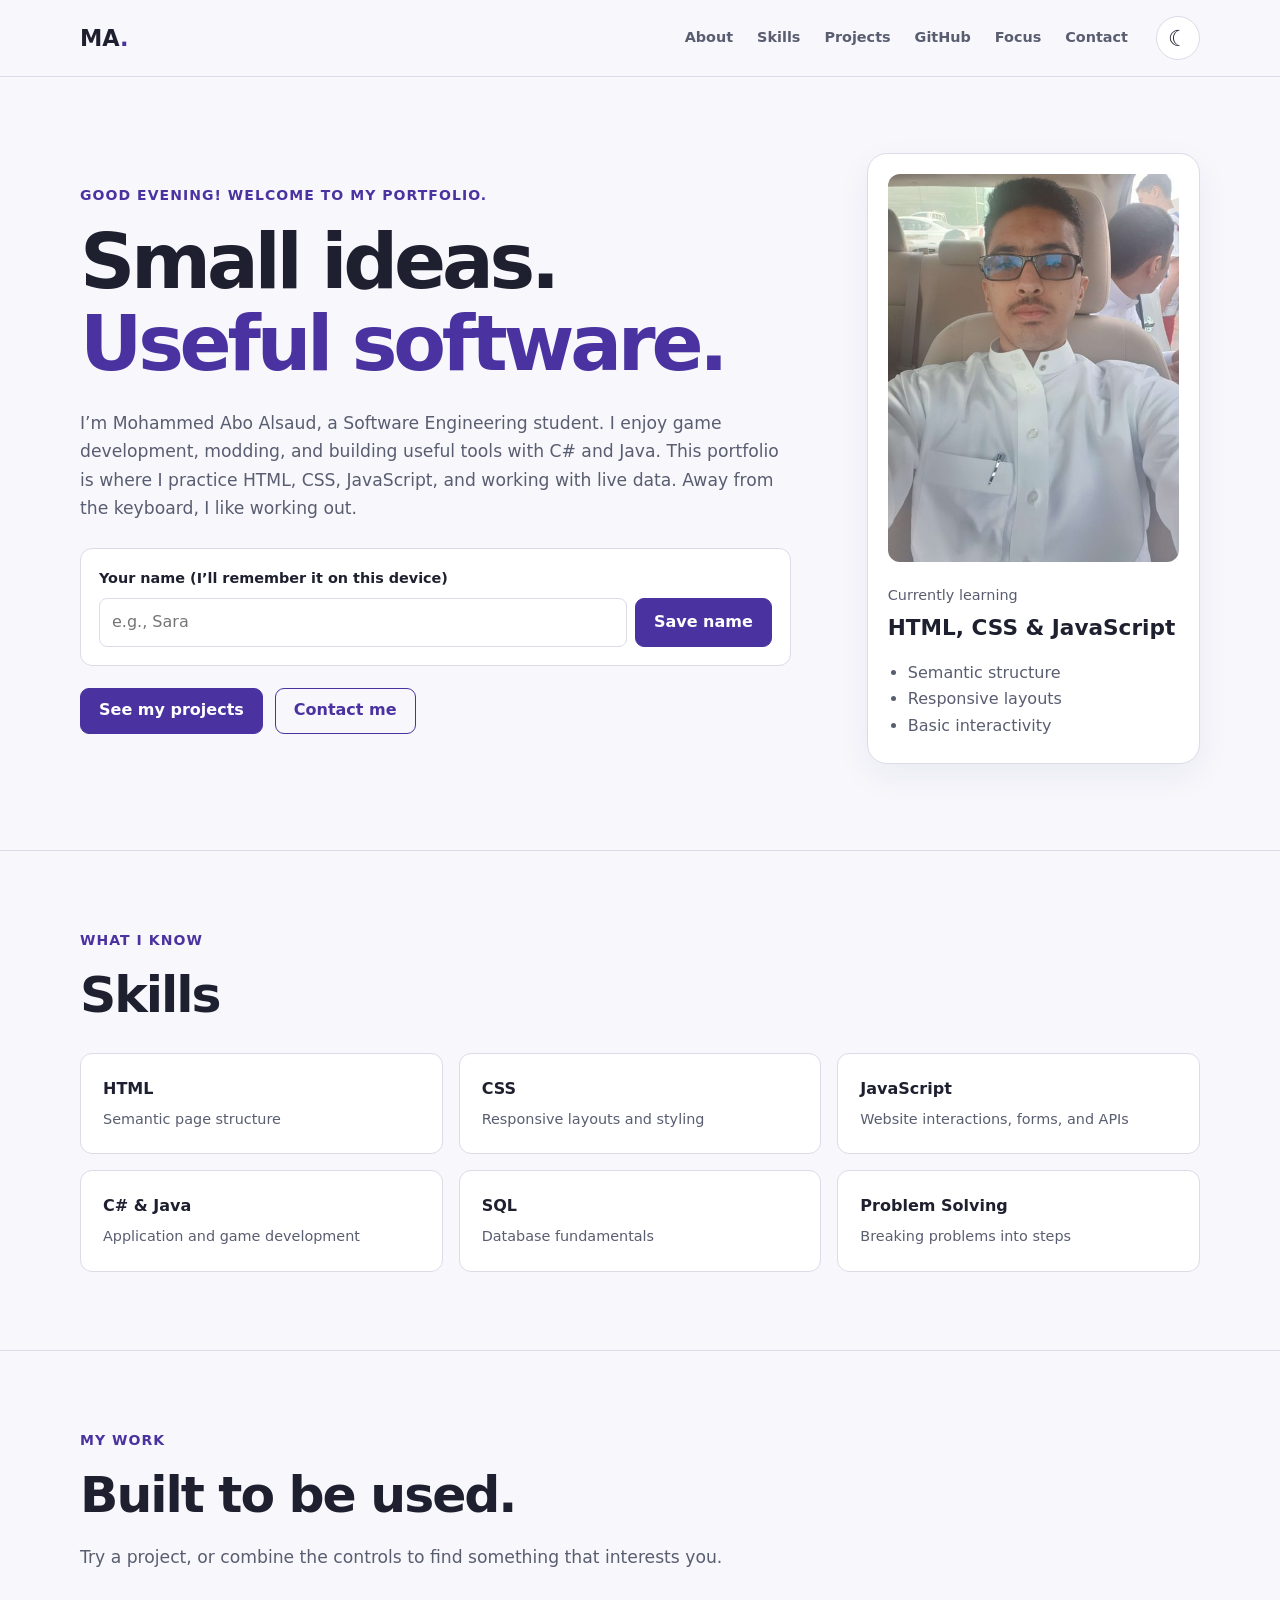
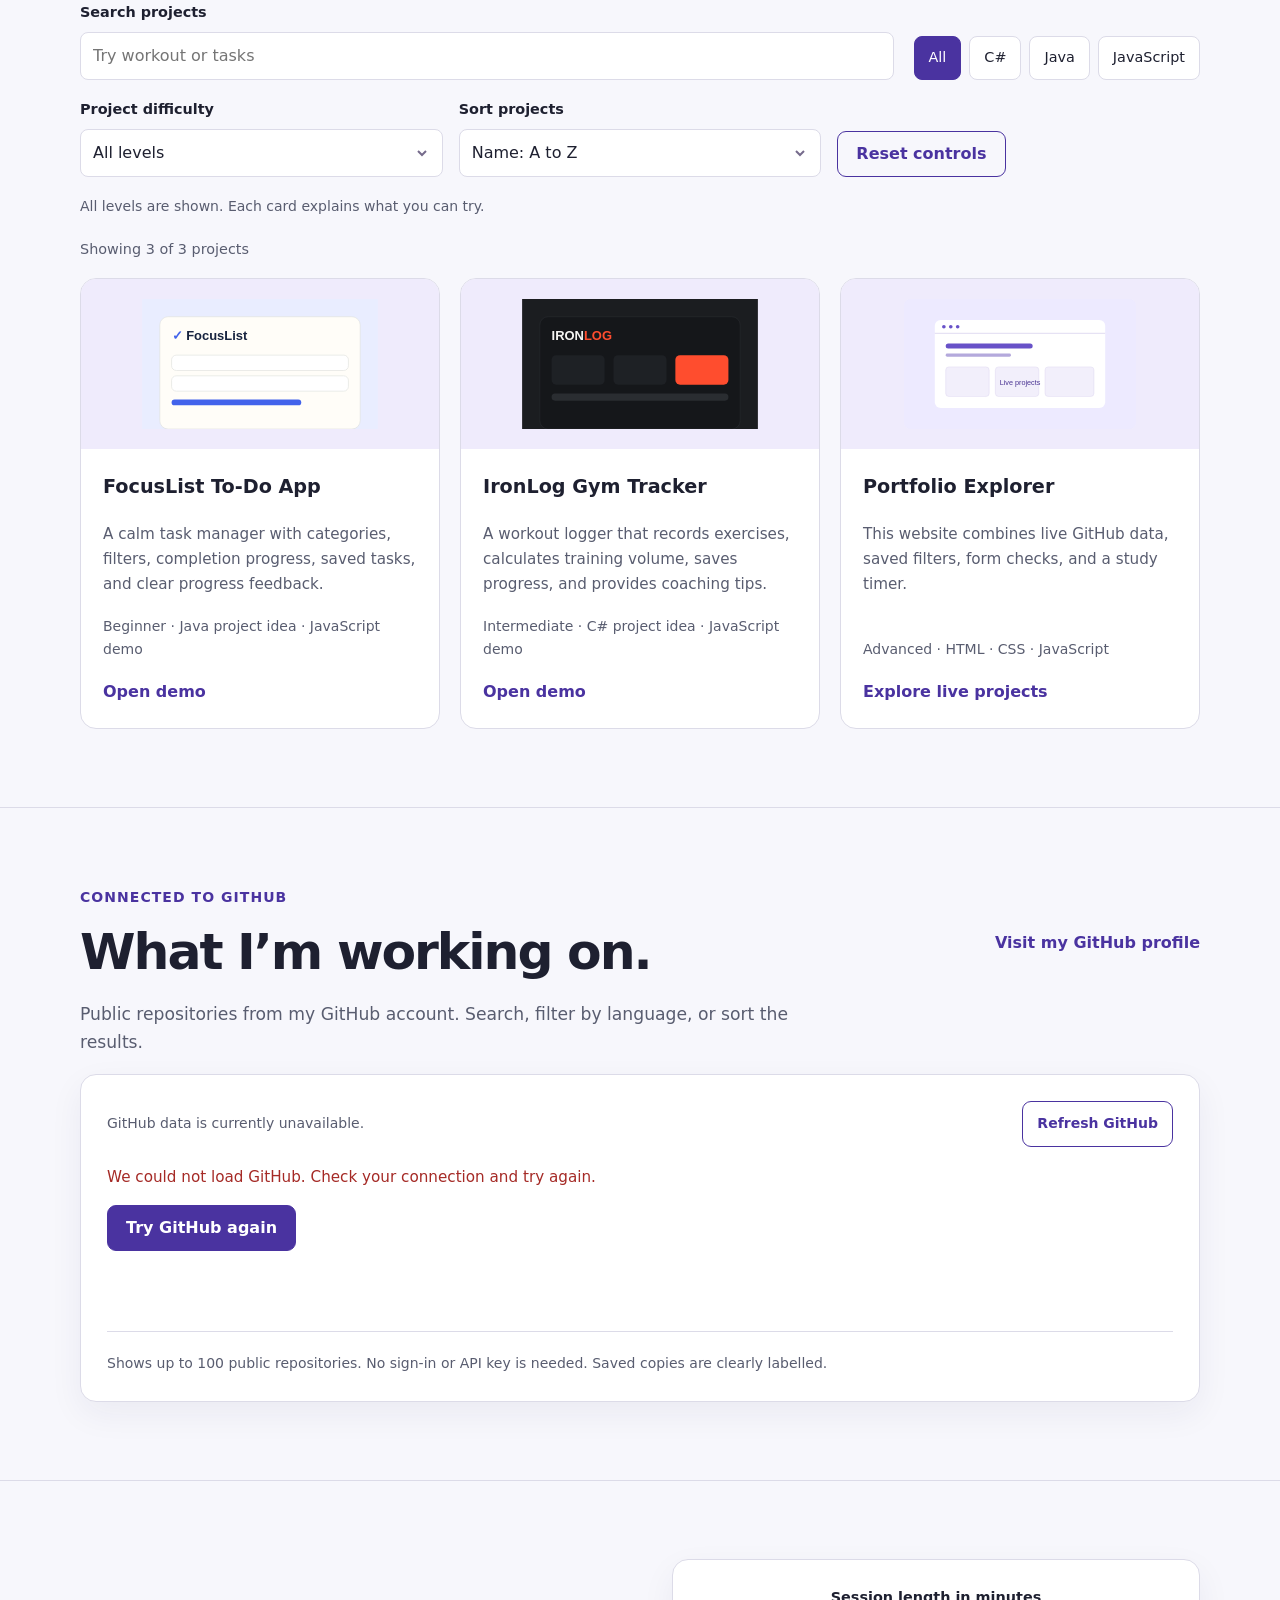
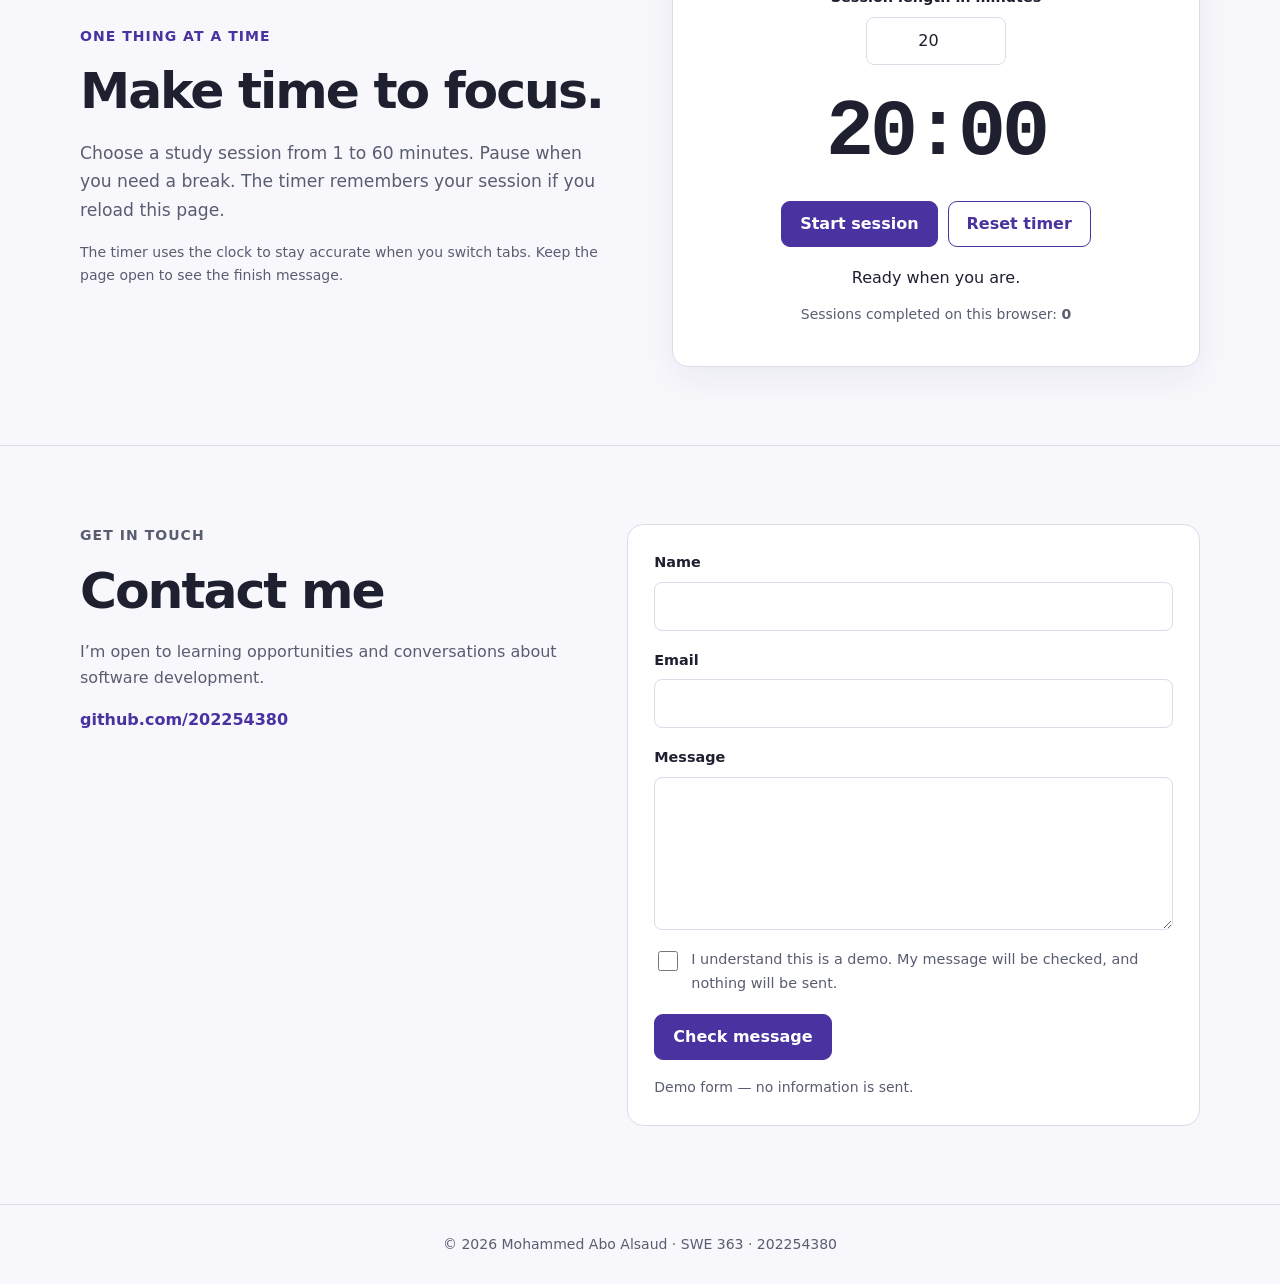
<file: index.html>
<!DOCTYPE html>
<html lang="en" data-theme="light">
  <head>
    <meta charset="UTF-8">
    <meta name="viewport" content="width=device-width, initial-scale=1.0">
    <meta name="description" content="Personal portfolio of Mohammed Abo Alsaud, a Software Engineering student.">
    <title>Mohammed Abo Alsaud | Portfolio</title>
    <link rel="icon" href="assets/images/favicon.svg" type="image/svg+xml">
    <link rel="stylesheet" href="css/styles.css">
    <script src="js/core.js" defer></script>
    <script src="js/script.js" defer></script>
  </head>

  <body>
    <a class="skip-link" href="#main">Skip to content</a>
    
    <header class="site-header">
      <div class="container header-content">
        <a class="logo" href="#about">MA<span>.</span></a>

        <nav aria-label="Main navigation">
          <a href="#about">About</a>
          <a href="#skills">Skills</a>
          <a href="#projects">Projects</a>
          <a href="#github">GitHub</a>
          <a href="#focus">Focus</a>
          <a href="#contact">Contact</a>
        </nav>

        <button id="theme-toggle" type="button" aria-label="Switch to dark mode">◐</button>
      </div>
    </header>

    <main id="main">
      <p id="storage-note" class="storage-note container" role="status" hidden>Your browser is blocking saved data. Everything works in this tab, but changes may be lost when you close it.</p>
      <noscript><p class="storage-note container">Please enable JavaScript to use the project demos, live GitHub data, saved preferences, and timer. You can still read the portfolio.</p></noscript>
      <section class="hero" id="about">
        <div class="container hero-grid reveal">
          <div>
            <p class="label" id="greeting">Welcome to my portfolio</p>
            <h1>Small ideas.<br><span>Useful software.</span></h1>
            <p class="intro">
              I’m Mohammed Abo Alsaud, a Software Engineering student. I enjoy game development, modding, and building useful tools with C# and Java. This portfolio is where I practice HTML, CSS, JavaScript, and working with live data. Away from the keyboard, I like working out.
            </p>

            <form id="name-form" class="name-form" novalidate>
              <label for="visitor-name">Your name (I’ll remember it on this device)</label>
              <div class="inline-field">
                <input id="visitor-name" name="visitor-name" type="text" maxlength="30" autocomplete="given-name" placeholder="e.g., Sara" aria-describedby="name-error" required>
                <button class="button" type="submit">Save name</button>
                <button class="button ghost" id="forget-name" type="button" hidden>Forget me</button>
              </div>
              <p class="field-error" id="name-error" role="alert"></p>
            </form>

            <div class="hero-actions"><a class="button" href="#projects">See my projects</a><a class="button ghost" href="#contact">Contact me</a></div>
          </div>

          <aside class="focus-card">
            <img class="profile-image" src="assets/images/profile.jpg" alt="Portrait of Mohammed Abo Alsaud" width="480" height="640" fetchpriority="high" decoding="async">
            <p>Currently learning</p>
            <h2>HTML, CSS &amp; JavaScript</h2>
            <ul>
              <li>Semantic structure</li>
              <li>Responsive layouts</li>
              <li>Basic interactivity</li>
            </ul>
          </aside>
        </div>
      </section>

      <section class="section skills" id="skills">
        <div class="container">
          <p class="label">What I know</p>
          <h2 class="section-title">Skills</h2>

          <ul class="skill-list reveal">
            <li><strong>HTML</strong><span>Semantic page structure</span></li>
            <li><strong>CSS</strong><span>Responsive layouts and styling</span></li>
            <li><strong>JavaScript</strong><span>Website interactions, forms, and APIs</span></li>
            <li><strong>C# &amp; Java</strong><span>Application and game development</span></li>
            <li><strong>SQL</strong><span>Database fundamentals</span></li>
            <li><strong>Problem Solving</strong><span>Breaking problems into steps</span></li>
          </ul>
        </div>
      </section>

      <section class="section" id="projects">
        <div class="container">
          <p class="label">My work</p>
          <h2 class="section-title">Built to be used.</h2>
          <p class="section-intro">Try a project, or combine the controls to find something that interests you.</p>

          <div class="project-tools">
            <div class="search-box">
              <label for="project-search">Search projects</label>
              <input id="project-search" type="search" placeholder="Try workout or tasks" autocomplete="off" maxlength="80">
            </div>
            <div class="filters" role="group" aria-label="Filter projects by technology">
              <button type="button" class="filter active" data-filter="all" aria-pressed="true">All</button>
              <button type="button" class="filter" data-filter="csharp" aria-pressed="false">C#</button>
              <button type="button" class="filter" data-filter="java" aria-pressed="false">Java</button>
              <button type="button" class="filter" data-filter="javascript" aria-pressed="false">JavaScript</button>
            </div>
          </div>

          <div class="tools-grid project-options">
            <div><label for="project-level">Project difficulty</label><select id="project-level"><option value="all">All levels</option><option value="beginner">Beginner</option><option value="intermediate">Intermediate</option><option value="advanced">Advanced</option></select></div>
            <div><label for="project-sort">Sort projects</label><select id="project-sort"><option value="title-asc">Name: A to Z</option><option value="title-desc">Name: Z to A</option><option value="level">Difficulty: easy first</option></select></div>
            <button class="button ghost" id="clear-project-options" type="button">Reset controls</button>
          </div>
          <p class="helper-text" id="level-message">All levels are shown. Each card explains what you can try.</p>
          <p class="result-count" id="project-count" aria-live="polite"></p>

          <div class="project-grid reveal" id="project-grid">
            <a class="project-card" data-project data-level="intermediate" data-tags="csharp javascript" data-open="dlg-ironlog" role="button" tabindex="0" aria-label="Open the IronLog gym tracker" aria-haspopup="dialog" aria-controls="dlg-ironlog">
              <div class="project-image gym">
                <img src="assets/images/gym-project.svg" alt="Preview of the IronLog gym tracker" width="640" height="360" loading="lazy" decoding="async">
              </div>
              <div class="project-text">
                <h3>IronLog Gym Tracker</h3>
                <p>A workout logger that records exercises, calculates training volume, saves progress, and provides coaching tips.</p>
                <small>Intermediate · C# project idea · JavaScript demo</small>
                <span class="project-action">Open demo</span>
              </div>
            </a>

            <a class="project-card" data-project data-level="beginner" data-tags="java javascript" data-open="dlg-focuslist" role="button" tabindex="0" aria-label="Open the FocusList Java to-do project" aria-haspopup="dialog" aria-controls="dlg-focuslist">
              <div class="project-image todo">
                <img src="assets/images/todo-project.svg" alt="Preview of the FocusList to-do application" width="640" height="360" loading="lazy" decoding="async">
              </div>
              <div class="project-text">
                <h3>FocusList To-Do App</h3>
                <p>A calm task manager with categories, filters, completion progress, saved tasks, and clear progress feedback.</p>
                <small>Beginner · Java project idea · JavaScript demo</small>
                <span class="project-action">Open demo</span>
              </div>
            </a>
            <a class="project-card" data-project data-level="advanced" data-tags="javascript" href="#github">
              <div class="project-image portfolio"><img src="assets/images/portfolio-project.svg" alt="Preview of this portfolio’s live project explorer" width="640" height="360" loading="lazy" decoding="async"></div>
              <div class="project-text"><h3>Portfolio Explorer</h3><p>This website combines live GitHub data, saved filters, form checks, and a study timer.</p><small>Advanced · HTML · CSS · JavaScript</small><span class="project-action">Explore live projects</span></div>
            </a>
          </div>

          <div class="empty-state" id="project-empty" hidden>
            <h3>No projects found</h3>
            <p>Nothing matches your search. Clear the search box or choose “All” to see every project.</p>
            <button type="button" class="button" id="reset-filters">Show all projects</button>
          </div>
        </div>
      </section>

      <section class="section github" id="github" aria-labelledby="github-title">
        <div class="container">
          <div class="section-heading"><div><p class="label">Connected to GitHub</p><h2 class="section-title" id="github-title">What I’m working on.</h2></div><a class="text-link" href="https://github.com/202254380" target="_blank" rel="noopener noreferrer">Visit my GitHub profile</a></div>
          <p class="section-intro">Public repositories from my GitHub account. Search, filter by language, or sort the results.</p>
          <div class="panel">
            <div class="panel-head"><p id="github-source" class="helper-text">Connecting to GitHub…</p><button class="button ghost small" id="github-refresh" type="button">Refresh GitHub</button></div>
            <p id="github-message" class="api-message" role="status"></p>
            <button class="button" id="github-retry" type="button" hidden>Try GitHub again</button>
            <div class="tools-grid" id="github-controls" hidden>
              <div><label for="github-search">Search repositories</label><input id="github-search" type="search" maxlength="80" placeholder="Search by name or description"></div>
              <div><label for="github-language">Language</label><select id="github-language"><option value="all">All languages</option></select></div>
              <div><label for="github-sort">Sort repositories</label><select id="github-sort"><option value="updated">Recently updated</option><option value="stars">Most stars</option><option value="name">Name: A to Z</option></select></div>
            </div>
            <p id="github-count" class="result-count" aria-live="polite"></p>
            <div class="github-grid" id="github-results" aria-busy="false"></div>
            <p id="github-empty" class="muted-center" hidden>No repositories match. Clear the search or choose all languages.</p>
            <p class="helper-text api-note">Shows up to 100 public repositories. No sign-in or API key is needed. Saved copies are clearly labelled.</p>
          </div>
        </div>
      </section>

      <section class="section focus" id="focus" aria-labelledby="focus-title">
        <div class="container focus-grid">
          <div><p class="label">One thing at a time</p><h2 class="section-title" id="focus-title">Make time to focus.</h2><p class="section-intro">Choose a study session from 1 to 60 minutes. Pause when you need a break. The timer remembers your session if you reload this page.</p><p class="helper-text">The timer uses the clock to stay accurate when you switch tabs. Keep the page open to see the finish message.</p></div>
          <div class="panel timer-card">
            <label for="focus-minutes">Session length in minutes</label><input id="focus-minutes" type="number" min="1" max="60" step="1" value="20" aria-describedby="timer-error">
            <p id="timer-error" class="field-error" role="alert"></p>
            <output id="timer-display" role="timer" aria-live="off" aria-label="Time remaining">25:00</output>
            <div class="timer-actions"><button class="button" id="timer-toggle" type="button">Start session</button><button class="button ghost" id="timer-reset" type="button">Reset timer</button></div>
            <p id="timer-status" role="status">Ready when you are.</p>
            <p class="helper-text">Sessions completed on this browser: <strong id="session-count">0</strong></p>
          </div>
        </div>
      </section>

      <section class="section contact" id="contact">
        <div class="container contact-grid">
          <div>
            <p class="label">Get in touch</p>
            <h2 class="section-title">Contact me</h2>
            <p>I’m open to learning opportunities and conversations about software development.</p>
            <a class="email" href="https://github.com/202254380" target="_blank" rel="noopener noreferrer">github.com/202254380</a>
          </div>

          <form id="contact-form" class="reveal" novalidate>
            <label for="name">Name</label>
            <input id="name" name="name" type="text" minlength="2" maxlength="60" autocomplete="name" aria-describedby="name-msg" required>
            <p class="field-error" id="name-msg"></p>

            <label for="email">Email</label>
            <input id="email" name="email" type="email" maxlength="254" autocomplete="email" aria-describedby="email-msg" required>
            <p class="field-error" id="email-msg"></p>

            <label for="message">Message</label>
            <textarea id="message" name="message" rows="5" minlength="10" maxlength="1000" aria-describedby="message-msg" required></textarea>
            <p class="field-error" id="message-msg"></p>

            <label class="checkbox-label" for="contact-consent"><input type="checkbox" id="contact-consent" name="consent" aria-describedby="consent-msg" required><span>I understand this is a demo. My message will be checked, and nothing will be sent.</span></label>
            <p class="field-error" id="consent-msg"></p>
            <button class="button" type="submit">Check message</button>
            <p class="form-status" id="form-status" role="status"></p>
            <small>Demo form — no information is sent.</small>
          </form>
        </div>
      </section>
    </main>


    <dialog class="app-dialog" id="dlg-ironlog" aria-labelledby="t-iron">
      <div class="dialog-head"><div><p class="label">IronLog · Browser demo</p><h2 id="t-iron">IronLog Gym Tracker</h2></div><button class="dialog-close" type="button" data-close aria-label="Close">×</button></div>
      <div class="dialog-body">

          <div class="stats" aria-label="Workout summary">
            <div><strong id="workout-count">0</strong><span>Exercises</span></div>
            <div><strong id="set-count">0</strong><span>Total sets</span></div>
            <div><strong id="volume-count">0</strong><span>Volume (kg)</span></div>
          </div>

          <div class="workspace">
            <form id="workout-form" novalidate>
              <h3>Log a workout</h3>
              <label for="exercise">Exercise</label>
              <input id="exercise" name="exercise" type="text" placeholder="e.g., Bench Press" required maxlength="40" aria-describedby="workout-error">

              <div class="field-row">
                <div><label for="sets">Sets</label><input id="sets" name="sets" type="number" min="1" max="20" step="1" value="3" required aria-describedby="workout-error"></div>
                <div><label for="reps">Reps</label><input id="reps" name="reps" type="number" min="1" max="100" step="1" value="8" required aria-describedby="workout-error"></div>
                <div><label for="weight">Weight (kg)</label><input id="weight" name="weight" type="number" min="0" max="1000" step="0.5" value="20" required aria-describedby="workout-error"></div>
              </div>

              <button class="button" type="submit">Add exercise</button>
              <p class="field-error" id="workout-error" role="alert"></p>

              <div class="quick-picks" aria-label="Quick exercise choices">
                <span>Quick pick:</span>
                <button type="button" class="chip" data-exercise="Bench Press">Bench</button>
                <button type="button" class="chip" data-exercise="Squat">Squat</button>
                <button type="button" class="chip" data-exercise="Deadlift">Deadlift</button>
              </div>
            </form>

            <div class="panel">
              <div class="panel-head">
                <h3 id="log-title">Workout log</h3>
                <button class="button ghost small" id="clear-workouts" type="button">Clear all</button>
              </div>
              <div id="workout-list" class="item-list"></div>
              <p id="workout-empty" class="muted-center">No exercises logged yet. Add your first one.</p>
            </div>
          </div>

          <div class="coach-card">
            <div>
              <p class="label">Coach’s corner</p>
              <p id="coach-tip">Consistency beats one perfect workout.</p>
            </div>
            <button class="button" id="new-tip" type="button">New tip</button>
          </div>
        </div>
    </dialog>

    <dialog class="app-dialog" id="dlg-focuslist" aria-labelledby="t-focus">
      <div class="dialog-head"><div><p class="label" id="today"></p><h2 id="t-focus">FocusList To-Do</h2></div><button class="dialog-close" type="button" data-close aria-label="Close">×</button></div>
      <div class="dialog-body">

          <div class="panel progress-card">
            <div class="panel-head">
              <div>
                <span class="muted">Daily progress</span>
                <strong id="progress-label">0% complete</strong>
              </div>
              <span class="badge">Saved on this browser</span>
            </div>
            <div class="progress-track"><span id="progress-bar"></span></div>
            <p id="progress-message">Add a task to begin your day.</p>
          </div>

          <div class="panel">
            <form id="task-form" class="add-task" novalidate>
              <label class="sr-only" for="task-input">New task</label>
              <input id="task-input" name="task" type="text" placeholder="What needs to be done?" required maxlength="80" aria-describedby="task-error">
              <label class="sr-only" for="category">Category</label>
              <select id="category" name="category">
                <option>Personal</option><option>Study</option><option>Work</option><option>Health</option>
              </select>
              <button class="button" type="submit">Add task</button>
            </form>
            <p class="field-error" id="task-error" role="alert"></p>

            <div class="panel-head">
              <h3 id="tasks-title">Today’s focus</h3>
              <div class="filters" role="group" aria-label="Filter tasks">
                <button class="filter active" type="button" data-task-filter="all" aria-pressed="true">All</button>
                <button class="filter" type="button" data-task-filter="open" aria-pressed="false">Open</button>
                <button class="filter" type="button" data-task-filter="done" aria-pressed="false">Done</button>
              </div>
            </div>

            <div id="task-list" class="item-list"></div>
            <p id="task-empty" class="muted-center">Your list is clear. Add a task above when you’re ready.</p>
            <button class="button ghost small" id="clear-completed" type="button">Clear completed tasks</button>
          </div>
        </div>
    </dialog>

    <footer>
      <div class="container">
        <p>© 2026 Mohammed Abo Alsaud · SWE 363 · 202254380</p>
      </div>
    </footer>
  </body>
</html>
</file>
<file: css/styles.css>
/* Shared colours keep light and dark mode consistent. */
:root {
  color-scheme: light;
  --background: #f7f7fc; --surface: #fff; --text: #1e2030; --muted: #595d70;
  --accent: #4a33a0; --accent-light: #efebfc; --on-accent: #fff;
  --border: #dcdbe8; --error: #a52a26; --success: #196840;
  --shadow: 0 12px 34px rgb(40 30 80 / 6%);
}
[data-theme="dark"] {
  color-scheme: dark;
  --background: #14131d; --surface: #201e2c; --text: #f5f2ff; --muted: #c0bbd1;
  --accent: #c6b5ff; --accent-light: #302842; --on-accent: #211539;
  --border: #494257; --error: #ffb4ab; --success: #91ddb2; --shadow: none;
}
* { box-sizing: border-box; }
html { scroll-behavior: smooth; scroll-padding-top: 100px; }
body { margin: 0; background: var(--background); color: var(--text); font: 1rem/1.65 "Segoe UI", system-ui, sans-serif; }
body.dialog-open { overflow: hidden; }
[hidden] { display: none !important; }
a { color: inherit; text-decoration: none; }
img { display: block; max-width: 100%; }
h1, h2, h3, h4, p { margin-top: 0; }
button, input, textarea, select { font: inherit; }
button { cursor: pointer; }
button:disabled { cursor: default; opacity: .65; }
:focus-visible { outline: 3px solid var(--accent); outline-offset: 4px; }
.container { width: min(1120px, calc(100% - 40px)); margin-inline: auto; }
.skip-link { position: absolute; top: -100px; left: 16px; z-index: 100; padding: 12px 18px; background: var(--accent); color: var(--on-accent); border-radius: 8px; }
.skip-link:focus { top: 12px; }
.sr-only { position: absolute; width: 1px; height: 1px; padding: 0; margin: -1px; overflow: hidden; clip: rect(0, 0, 0, 0); white-space: nowrap; border: 0; }
.storage-note { margin-block: 20px; padding: 14px 18px; border: 1px solid var(--border); border-radius: 8px; background: var(--accent-light); }
/* Navigation and introduction. */
.site-header { position: sticky; top: 0; z-index: 10; border-bottom: 1px solid var(--border); background: var(--background); }
.header-content { display: flex; align-items: center; min-height: 76px; gap: 28px; }
.logo { margin-right: auto; font-size: 1.4rem; font-weight: 800; }
.logo span { color: var(--accent); }
nav { display: flex; flex-wrap: wrap; gap: 24px; }
nav a { padding-block: 8px; font-size: .9rem; font-weight: 600; color: var(--muted); }
nav a:hover, .text-link:hover, .email:hover { color: var(--accent); text-decoration: underline; text-underline-offset: 5px; }
#theme-toggle { flex: 0 0 44px; width: 44px; height: 44px; border: 1px solid var(--border); border-radius: 50%; background: var(--surface); color: var(--text); font-size: 1.4rem; }
.hero { padding-block: 76px 86px; }
.hero-grid { display: grid; grid-template-columns: minmax(0, 1.6fr) minmax(0, .75fr); gap: 76px; align-items: center; }
.label { margin-bottom: 14px; color: var(--accent); font-size: .875rem; font-weight: 700; letter-spacing: .075em; text-transform: uppercase; }
h1 { margin-bottom: 24px; font-size: clamp(3rem, 6vw, 5.2rem); line-height: 1.07; letter-spacing: -.055em; }
h1 span { color: var(--accent); }
.intro, .section-intro { max-width: 66ch; color: var(--muted); font-size: 1.075rem; }
.intro { margin-bottom: 26px; }
.hero-actions { display: flex; flex-wrap: wrap; gap: 12px; margin-top: 22px; }
.focus-card { padding: 20px; border: 1px solid var(--border); border-radius: 20px; background: var(--surface); box-shadow: var(--shadow); }
.profile-image { width: 100%; height: auto; aspect-ratio: 3/4; border-radius: 12px; margin-bottom: 22px; }
.focus-card p { margin-bottom: 6px; color: var(--muted); font-size: .9rem; }
.focus-card h2 { font-size: 1.35rem; line-height: 1.3; }
.focus-card ul { padding-left: 20px; margin-bottom: 4px; color: var(--muted); }
/* Reusable inputs, buttons, and feedback. */
.button { display: inline-flex; align-items: center; justify-content: center; min-height: 46px; padding: 10px 18px; border: 1px solid var(--accent); border-radius: 9px; background: var(--accent); color: var(--on-accent); font-weight: 650; line-height: 1.4; text-align: center; }
.button:hover:not(:disabled) { filter: brightness(.94); }
.button.ghost { background: transparent; color: var(--accent); }
.button.ghost:hover:not(:disabled) { background: var(--accent-light); filter: none; }
.button.small { font-size: .875rem; padding: 8px 14px; }
label { display: block; margin-bottom: 7px; font-size: .9rem; font-weight: 600; }
input, textarea, select { display: block; width: 100%; min-width: 0; min-height: 46px; padding: 10px 12px; border: 1px solid var(--border); border-radius: 8px; background: var(--surface); color: var(--text); }
textarea { resize: vertical; }
select { padding-right: 38px; appearance: none; background-image: url("data:image/svg+xml,%3Csvg xmlns='http://www.w3.org/2000/svg' width='16' height='16' viewBox='0 0 16 16'%3E%3Cpath d='m4 6 4 4 4-4' fill='none' stroke='%23766b8c' stroke-width='2'/%3E%3C/svg%3E"); background-repeat: no-repeat; background-position: right 12px center; }
input[aria-invalid="true"], textarea[aria-invalid="true"] { border-color: var(--error); }
.field-error { color: var(--error); font-size: .875rem; font-weight: 600; margin-block: 7px 14px; }
.field-error:empty { display: none; }
.helper-text, small { color: var(--muted); font-size: .875rem; }
.form-status { margin-top: 16px; }
.form-status.error, .is-error { color: var(--error); }
.form-status.success { padding: 12px 14px; border-radius: 8px; color: var(--success); background: var(--accent-light); }
.name-form { padding: 18px; border: 1px solid var(--border); border-radius: 12px; background: var(--surface); }
.inline-field { display: flex; flex-wrap: wrap; gap: 8px; }
.inline-field input { flex: 1 1 160px; }
/* Main sections and project controls. */
.section { padding-block: 78px; border-top: 1px solid var(--border); }
.section-title { margin-bottom: 18px; font-size: clamp(2rem, 4vw, 3.15rem); line-height: 1.17; letter-spacing: -.04em; }
.section-heading { display: flex; justify-content: space-between; align-items: center; gap: 20px; }
.text-link { color: var(--accent); font-weight: 650; }
.skill-list { display: grid; grid-template-columns: repeat(3, minmax(0, 1fr)); gap: 16px; padding: 0; margin-block: 28px 0; list-style: none; }
.skill-list li { padding: 22px; border: 1px solid var(--border); border-radius: 12px; background: var(--surface); }
.skill-list strong, .skill-list span { display: block; }
.skill-list span { margin-top: 5px; color: var(--muted); font-size: .9rem; }
.project-tools { display: flex; flex-wrap: wrap; align-items: end; gap: 20px; margin-top: 30px; }
.search-box { flex: 1 1 250px; }
.filters { display: flex; flex-wrap: wrap; gap: 8px; }
.filter { min-height: 44px; padding: 8px 14px; border: 1px solid var(--border); border-radius: 8px; background: var(--surface); color: var(--text); font-size: .9rem; }
.filter.active { color: var(--on-accent); background: var(--accent); border-color: var(--accent); }
.tools-grid { display: grid; grid-template-columns: repeat(3, minmax(0, 1fr)); align-items: end; gap: 16px; margin-block: 18px; }
.tools-grid > *, .hero-grid > *, .focus-grid > *, .contact-grid > * { min-width: 0; }
.project-options .button { width: fit-content; }
.result-count { min-height: 1.5em; margin-block: 20px 16px; color: var(--muted); font-size: .9rem; }
.project-grid { display: grid; grid-template-columns: repeat(3, minmax(0, 1fr)); gap: 20px; }
.project-card { display: flex; flex-direction: column; min-width: 0; overflow: hidden; border: 1px solid var(--border); border-radius: 16px; background: var(--surface); cursor: pointer; transition: border-color 150ms; }
.project-card:hover { border-color: var(--accent); }
.project-image { height: 170px; padding: 20px; background: var(--accent-light); }
.project-image img { width: 100%; height: 100%; object-fit: contain; }
.project-text { display: flex; flex: 1; flex-direction: column; padding: 22px; }
.project-text h3 { font-size: 1.2rem; }
.project-text p { margin-bottom: 18px; color: var(--muted); font-size: .95rem; }
.project-text small { margin-top: auto; }
.project-action { display: block; margin-top: 18px; color: var(--accent); font-weight: 700; }
.empty-state { padding: 36px 20px; text-align: center; border: 1px dashed var(--border); border-radius: 12px; }
.empty-state h3 { margin-bottom: 8px; }
.empty-state p { color: var(--muted); }
/* Live API results. */
.panel { padding: 26px; border: 1px solid var(--border); border-radius: 16px; background: var(--surface); box-shadow: var(--shadow); }
.panel-head { display: flex; flex-wrap: wrap; justify-content: space-between; align-items: center; gap: 16px; margin-bottom: 18px; }
.panel-head p, .panel-head h3 { margin-bottom: 0; }
.panel-head strong { display: block; font-size: 1.25rem; }
.api-message { font-size: .95rem; }
.api-note { margin-bottom: 0; padding-top: 20px; border-top: 1px solid var(--border); }
.github-grid { display: grid; grid-template-columns: repeat(2, minmax(0, 1fr)); gap: 16px; margin-bottom: 22px; }
.repository-card { min-width: 0; padding: 20px; border: 1px solid var(--border); border-radius: 12px; background: var(--background); }
.repository-card h3 { font-size: 1.08rem; line-height: 1.4; }
.repository-card h3 a { color: var(--accent); overflow-wrap: anywhere; }
.repository-card h3 a:hover { text-decoration: underline; }
.repository-card p { overflow-wrap: anywhere; }
.repository-card p:last-child { margin-bottom: 0; }
.repository-meta { color: var(--accent); font-size: .875rem; font-weight: 650; }
/* Timer and contact form. */
.focus-grid { display: grid; grid-template-columns: minmax(0, 1fr) minmax(0, 1fr); gap: 64px; align-items: center; }
.timer-card { text-align: center; }
.timer-card input { max-width: 140px; margin-inline: auto; text-align: center; }
#timer-display { display: block; margin-block: 20px; font: 650 clamp(3.5rem, 8vw, 5rem)/1.2 ui-monospace, monospace; letter-spacing: -.05em; font-variant-numeric: tabular-nums; }
.timer-actions { display: flex; flex-wrap: wrap; gap: 10px; justify-content: center; }
#timer-status { margin-block: 18px 12px; }
.contact-grid { display: grid; grid-template-columns: minmax(0, 1fr) minmax(0, 1.2fr); gap: 70px; align-items: start; }
.contact-grid > div > p { color: var(--muted); }
.email { color: var(--accent); font-weight: 650; overflow-wrap: anywhere; }
#contact-form { padding: 26px; border: 1px solid var(--border); border-radius: 16px; background: var(--surface); }
#contact-form input:not([type="checkbox"]), #contact-form textarea { margin-bottom: 18px; }
.checkbox-label { display: flex; align-items: flex-start; gap: 10px; margin-block: 18px; color: var(--muted); font-weight: 400; }
.checkbox-label input { flex: 0 0 20px; width: 20px; height: 20px; min-height: 0; margin-top: 3px; accent-color: var(--accent); }
#contact-form > small { display: block; margin-top: 10px; }
footer { padding-block: 28px; border-top: 1px solid var(--border); text-align: center; color: var(--muted); font-size: .875rem; }
footer p { margin-bottom: 0; }
/* The two working demos from Assignment 2. */
.app-dialog { width: min(930px, calc(100% - 24px)); max-height: calc(100vh - 32px); padding: 0; overflow: hidden; border: 1px solid var(--border); border-radius: 18px; background: var(--background); color: var(--text); }
.app-dialog:not([open]) { display: none; }
.app-dialog[open] { display: flex; flex-direction: column; }
.app-dialog::backdrop { background: rgb(13 8 28 / 65%); }
.dialog-head { display: flex; justify-content: space-between; align-items: start; gap: 16px; padding: 22px 26px; border-bottom: 1px solid var(--border); background: var(--surface); }
.dialog-head .label { margin-bottom: 4px; }
.dialog-head h2 { margin-bottom: 0; font-size: 1.5rem; line-height: 1.3; }
.dialog-close { flex: 0 0 44px; width: 44px; height: 44px; border: 1px solid var(--border); border-radius: 50%; background: var(--background); color: var(--text); font-size: 1.5rem; }
.dialog-body { padding: 24px 26px; overflow-y: auto; overscroll-behavior: contain; }
.stats { display: grid; grid-template-columns: repeat(3, minmax(0, 1fr)); margin-bottom: 24px; border: 1px solid var(--border); border-radius: 12px; background: var(--surface); }
.stats div { padding: 18px 10px; text-align: center; }
.stats div + div { border-left: 1px solid var(--border); }
.stats strong, .stats span { display: block; }
.stats strong { font-size: 1.6rem; color: var(--accent); overflow-wrap: anywhere; }
.stats span { font-size: .875rem; color: var(--muted); }
.workspace { display: grid; grid-template-columns: minmax(0, .9fr) minmax(0, 1.1fr); gap: 20px; align-items: start; }
.workspace form { min-width: 0; padding: 22px; border: 1px solid var(--border); border-radius: 16px; background: var(--surface); }
.workspace form input { margin-bottom: 16px; }
.field-row { display: grid; grid-template-columns: repeat(3, minmax(0, 1fr)); gap: 10px; }
.quick-picks { display: flex; flex-wrap: wrap; align-items: center; gap: 8px; margin-top: 16px; font-size: .875rem; color: var(--muted); }
.chip { min-height: 40px; padding: 5px 10px; border: 1px solid var(--border); border-radius: 20px; background: transparent; color: var(--accent); font-size: .875rem; }
.item-list { display: grid; gap: 10px; }
.item { display: grid; grid-template-columns: minmax(0, 1fr) auto auto; align-items: center; gap: 12px; padding: 14px; border: 1px solid var(--border); border-radius: 10px; background: var(--background); }
.item h4 { margin-bottom: 2px; overflow-wrap: anywhere; font-size: 1rem; }
.item p { margin-bottom: 0; color: var(--muted); font-size: .875rem; }
.item-value { color: var(--accent); font-size: .9rem; font-weight: 700; }
.delete-button { width: 40px; height: 40px; padding: 0; border: 1px solid var(--border); border-radius: 50%; background: transparent; color: var(--text); font-size: 1.3rem; }
.delete-button:hover { color: var(--error); border-color: var(--error); }
.muted, .muted-center { color: var(--muted); }
.muted-center { margin-bottom: 0; padding: 24px 6px; text-align: center; }
.coach-card { display: flex; align-items: center; justify-content: space-between; gap: 20px; margin-top: 24px; padding: 22px; border: 1px solid var(--border); border-radius: 12px; background: var(--accent-light); }
.coach-card p:last-child { margin-bottom: 0; }
.coach-card .button { flex-shrink: 0; }
.progress-card { margin-bottom: 22px; }
.progress-track { height: 10px; margin-block: 20px 12px; overflow: hidden; border-radius: 20px; background: var(--accent-light); }
.progress-track span { display: block; height: 100%; width: 0; background: var(--accent); }
.progress-card > p { margin-bottom: 0; color: var(--muted); }
.badge { padding: 5px 10px; border-radius: 20px; font-size: .875rem; background: var(--accent-light); color: var(--accent); }
.add-task { display: grid; grid-template-columns: minmax(0, 1fr) 140px auto; gap: 10px; margin-bottom: 24px; }
.task-item { grid-template-columns: auto minmax(0, 1fr) auto; }
.task-item input[type="checkbox"] { width: 22px; min-height: 22px; margin: 0; accent-color: var(--accent); }
.task-item.done h4 { color: var(--muted); text-decoration: line-through; }
#clear-completed { margin-top: 22px; }
@media (max-width: 920px) {
  .hero-grid { gap: 32px; grid-template-columns: minmax(0, 1.3fr) minmax(0, .8fr); }
  .header-content { gap: 18px; } nav { gap: 14px; }
  .project-grid { grid-template-columns: repeat(2, minmax(0, 1fr)); }
  .focus-grid, .contact-grid { gap: 32px; }
  .workspace { grid-template-columns: 1fr; }
}
@media (max-width: 700px) {
  html { scroll-padding-top: 140px; }
  .container { width: calc(100% - 32px); }
  .header-content { flex-wrap: wrap; gap: 8px 18px; padding-block: 10px; }
  nav { order: 3; justify-content: space-between; width: 100%; gap: 4px 10px; }
  nav a { font-size: .875rem; }
  .hero { padding-block: 46px 58px; }
  .hero-grid, .focus-grid, .contact-grid { grid-template-columns: 1fr; }
  .focus-card { max-width: 340px; margin-inline: auto; }
  .skill-list { grid-template-columns: repeat(2, minmax(0, 1fr)); }
  .section { padding-block: 54px; }
  .section-heading { align-items: start; flex-direction: column; gap: 0; margin-bottom: 18px; }
  .tools-grid { grid-template-columns: 1fr; gap: 12px; }
  .github-grid, .add-task { grid-template-columns: 1fr; }
  .dialog-head, .dialog-body { padding: 18px; }
  .coach-card { align-items: start; flex-direction: column; }
}
@media (max-width: 460px) {
  .project-grid, .skill-list { grid-template-columns: 1fr; }
  .project-text, .panel, #contact-form { padding: 20px; }
  .field-row { grid-template-columns: 1fr; }
  .item { grid-template-columns: minmax(0, 1fr) auto; }
  .item-value { grid-column: 1; grid-row: 2; }
  .item > .delete-button { grid-column: 2; grid-row: 1 / span 2; }
  .task-item { grid-template-columns: auto minmax(0, 1fr) auto; }
  .task-item > .delete-button { grid-column: 3; grid-row: auto; }
  .timer-actions .button { width: 100%; }
}
@media (prefers-reduced-motion: reduce) {
  html { scroll-behavior: auto; }
  *, *::before, *::after { animation: none !important; transition: none !important; }
}
</file>
